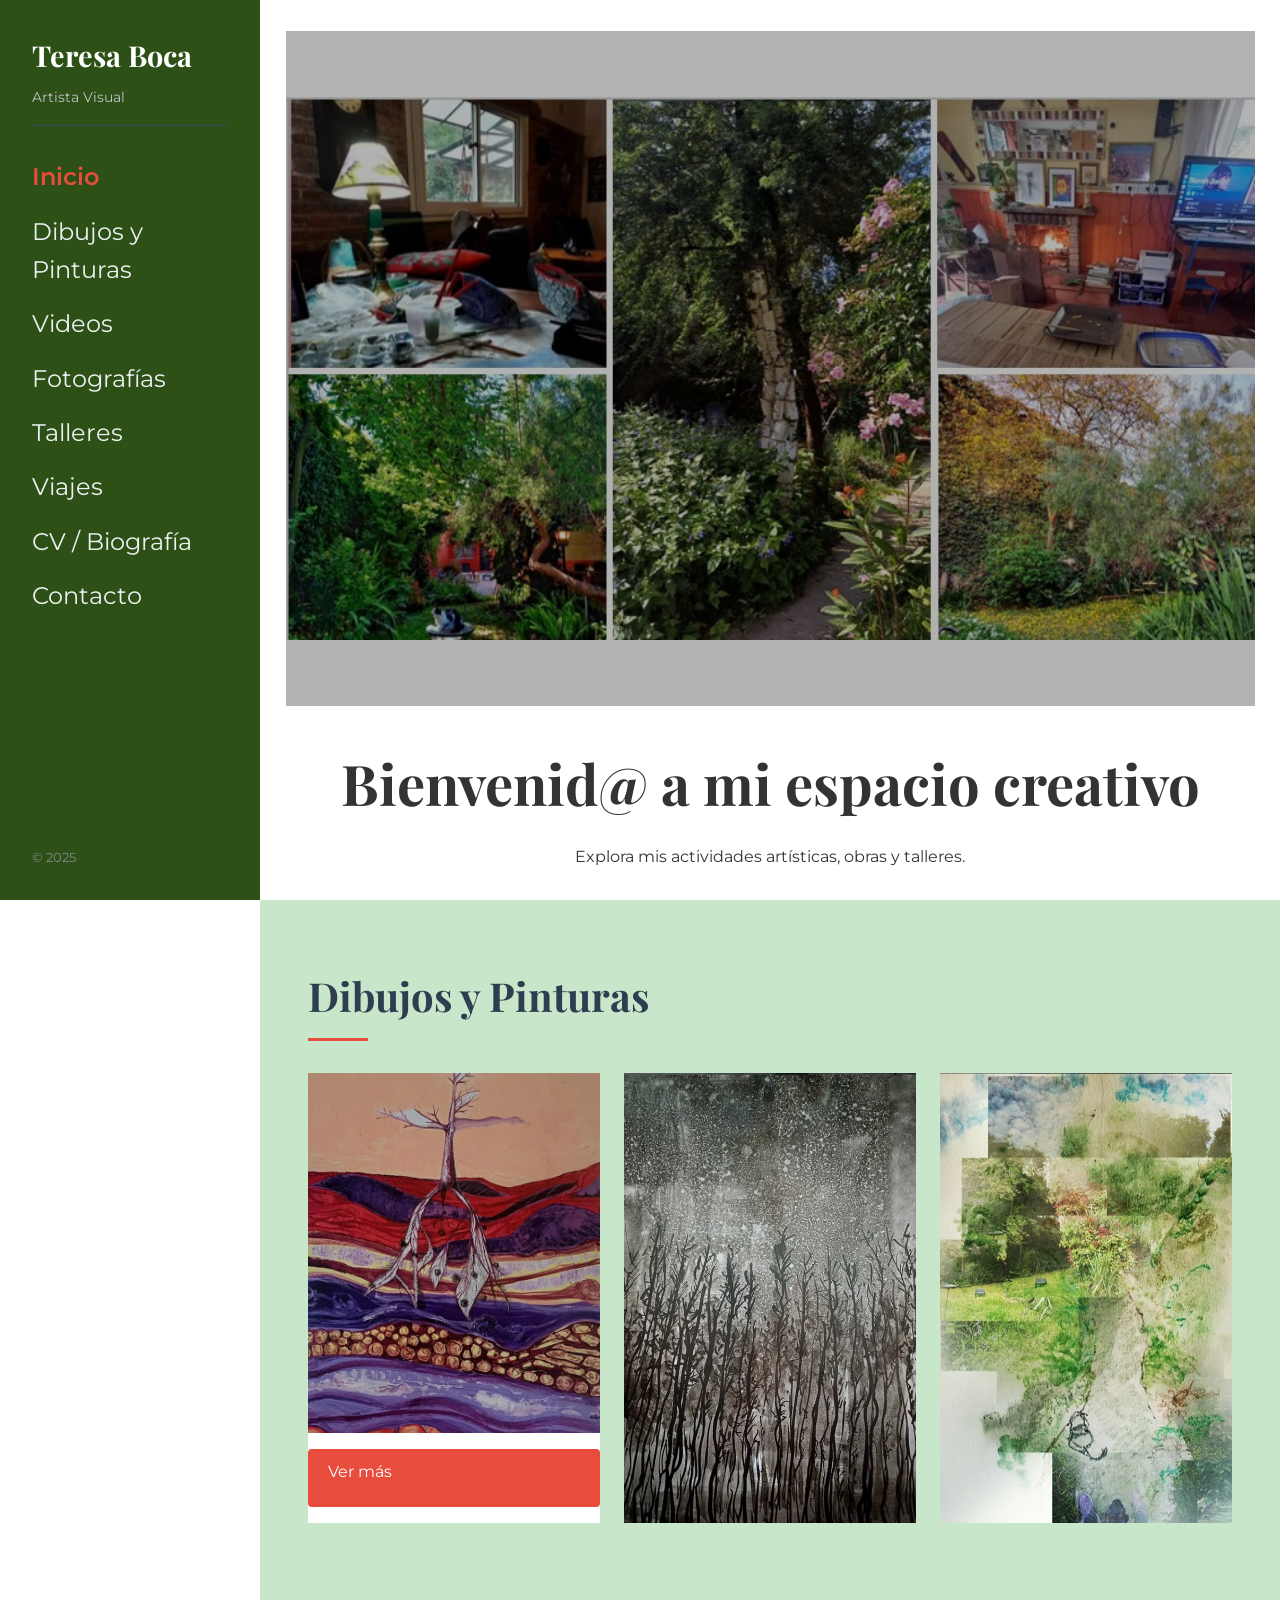
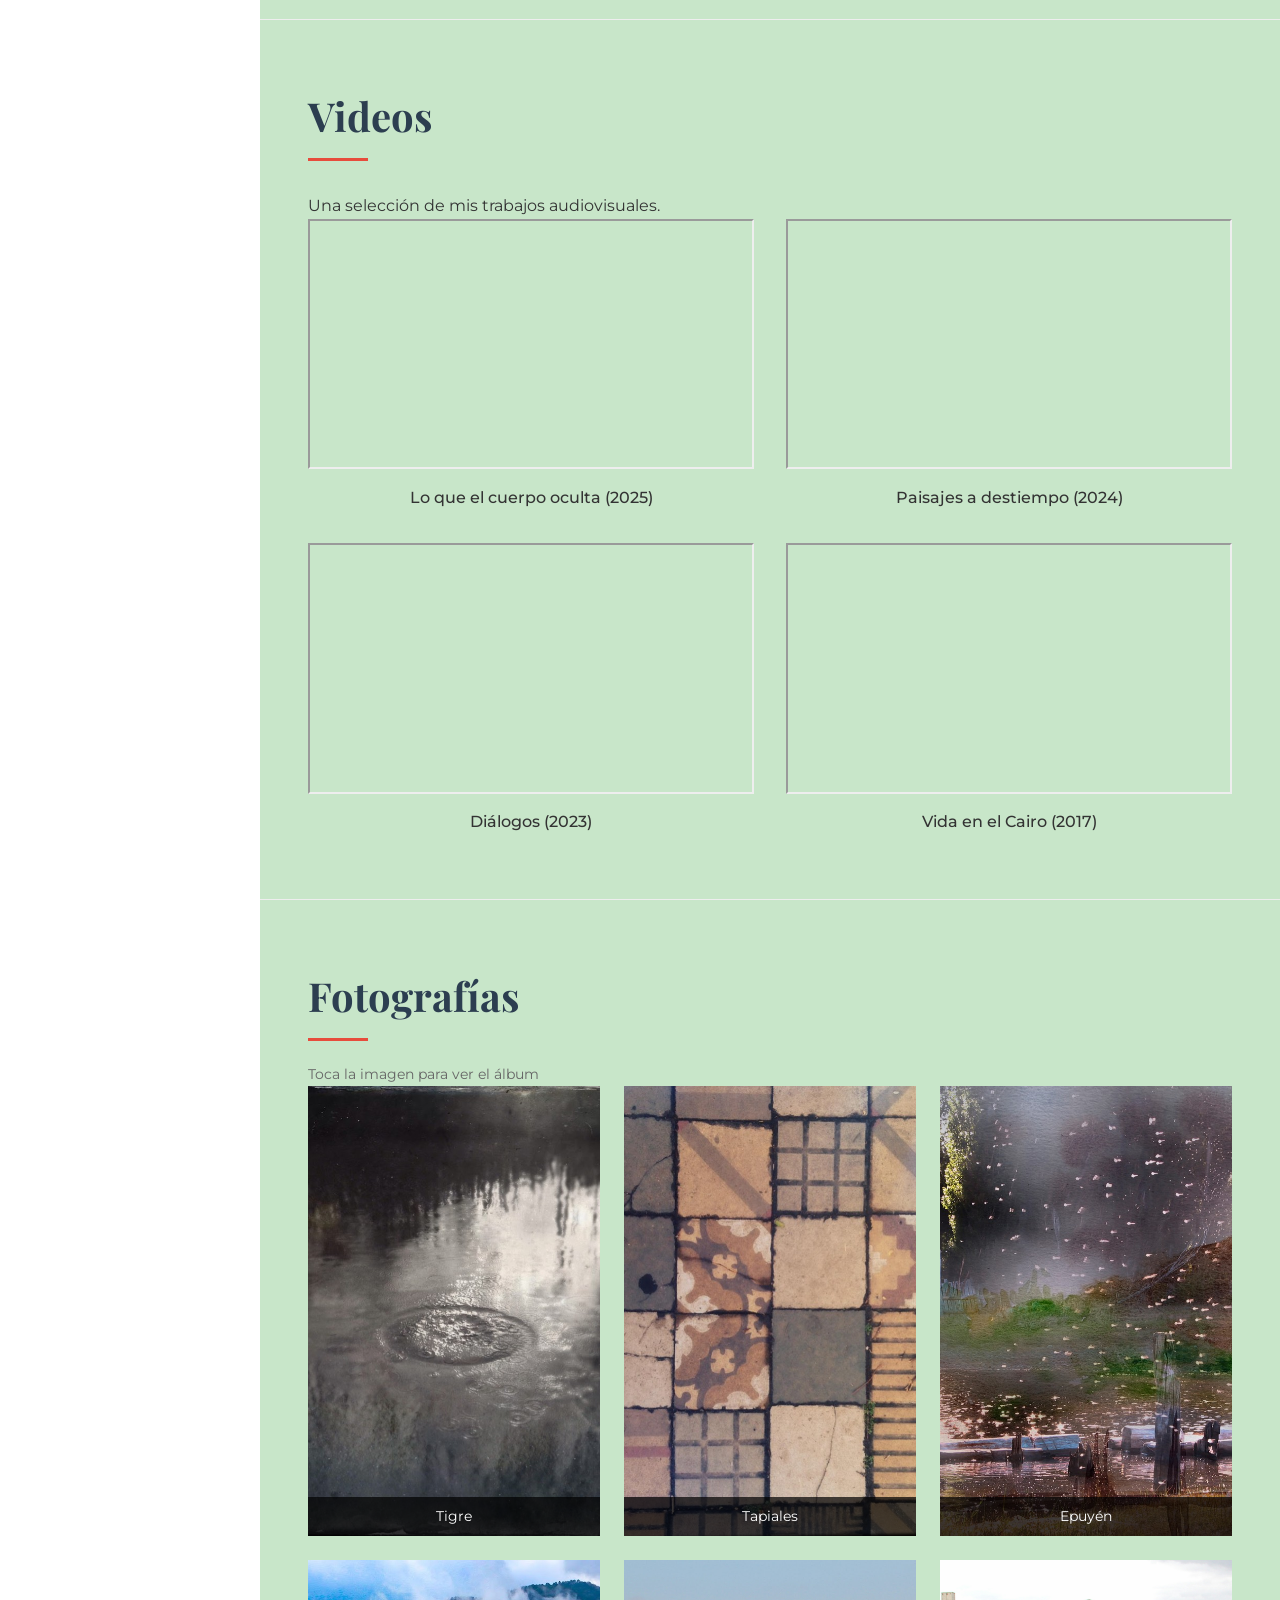
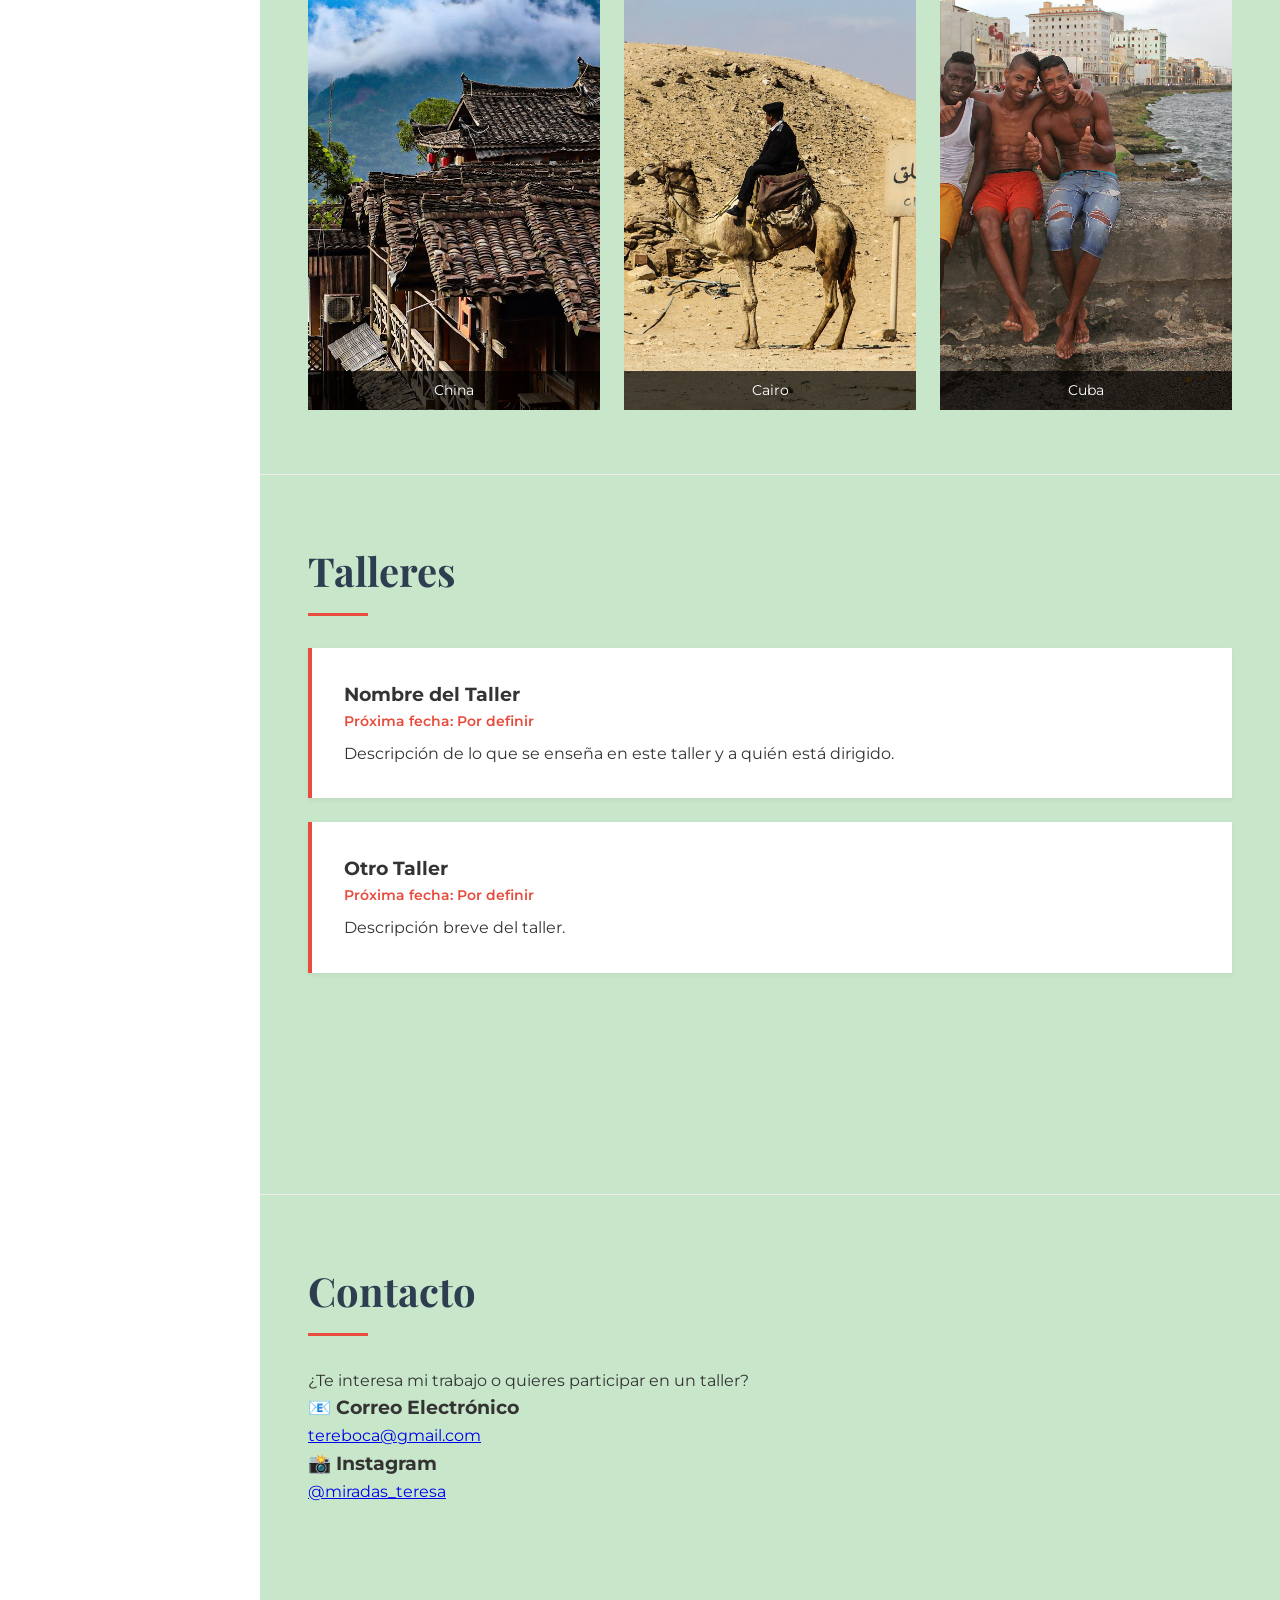
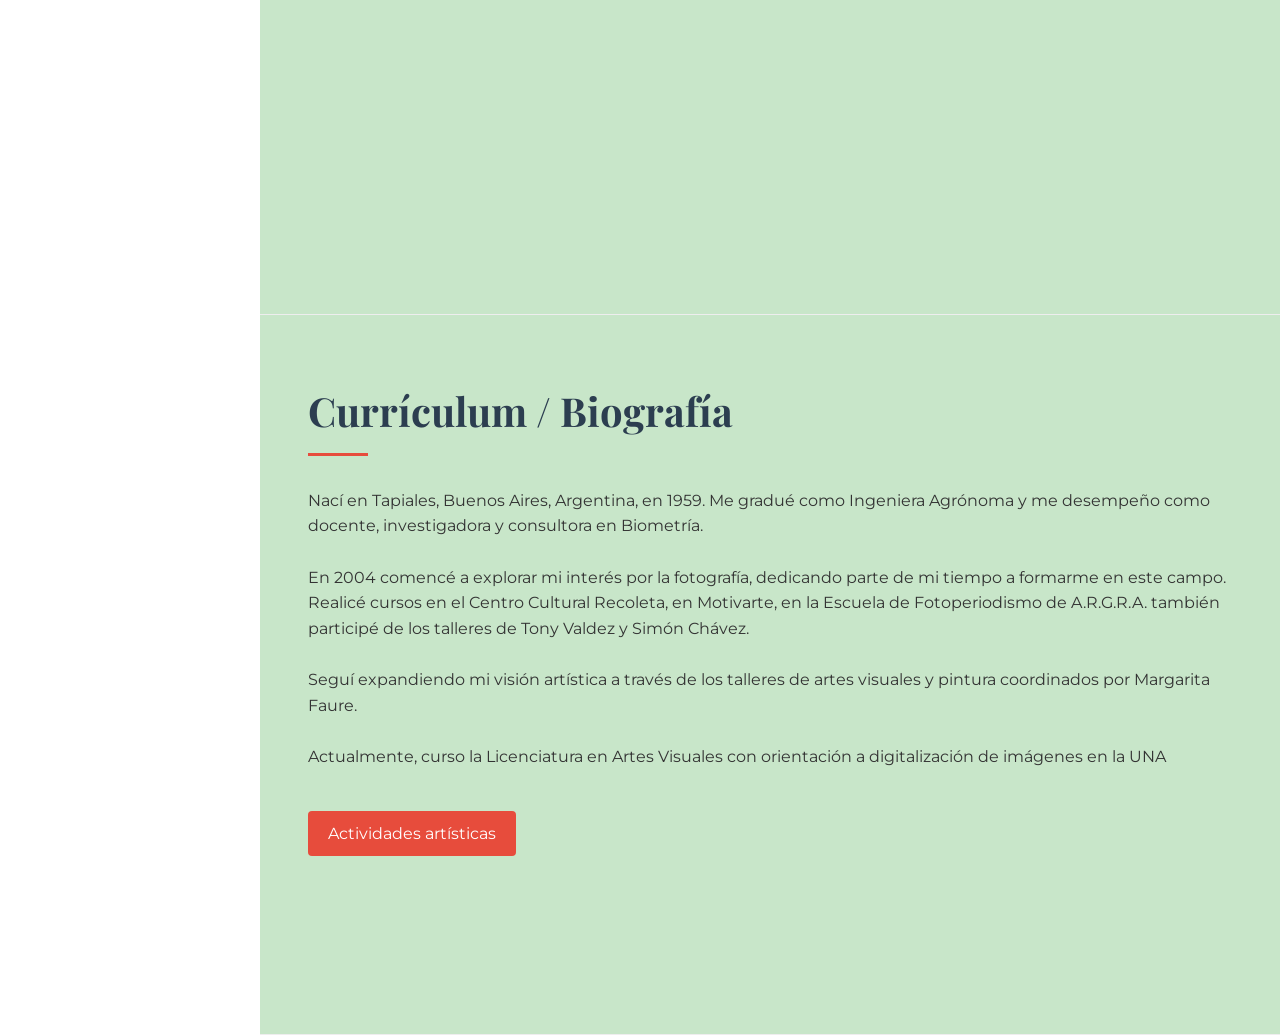
<file: index.html>
<!DOCTYPE html>
<html lang="es">
<head>
    <meta charset="UTF-8">
    <meta name="viewport" content="width=device-width, initial-scale=1.0">
    <meta name="referrer" content="strict-origin-when-cross-origin">
    <title>Teresa Boca</title>
    <link rel="stylesheet" href="style.css">
    <link href="https://fonts.googleapis.com/css2?family=Montserrat:wght@300;400;600&family=Playfair+Display:wght@400;700&display=swap" rel="stylesheet">
</head>
<body>

    <!-- Menú Lateral -->
    <nav class="sidebar">
        <div class="profile-header">
            <h1>Teresa Boca</h1>
            <p>Artista Visual</p>
        </div>
        <ul class="menu">
            <li><a href="#inicio" class="active">Inicio</a></li>
            <li><a href="#dibujos">Dibujos y Pinturas</a></li>
            <li><a href="#videos">Videos</a></li>
            <li><a href="#fotografia">Fotografías</a></li>
            <li><a href="#talleres">Talleres</a></li>
            <li><a href="viajes.html">Viajes</a></li>
            <li><a href="#cv">CV / Biografía</a></li>
            <li><a href="#contacto">Contacto</a></li>
        </ul>
        <div class="social-links">
            <!-- Aquí podrías poner iconos de redes sociales en el futuro -->
            <p>&copy; 2025</p>
        </div>
    </nav>

    <!-- Contenido Principal -->
    <main class="content">
        
        <section id="inicio" class="hero">
            <div class="hero-text">
                <h2>Bienvenid@ a mi espacio creativo</h2>
                <p>Explora mis actividades artísticas, obras y talleres.</p>
            </div>
        </section>

        <section id="dibujos" class="section">
            <h2>Dibujos y Pinturas</h2>
            <div class="gallery-grid">
                <div class="gallery-item" style="height: auto; background: white; justify-content: flex-start; padding-bottom: 1rem;">
                    <img src="capas.jpg" alt="Capas" style="width: 100%; height: 360px; object-fit: cover;">
                    <a href="pinturas.html" class="btn">Ver más</a>
                </div>
                <div class="gallery-item">
                    <img src="estrellas.jpg" alt="Estrellas" style="width: 100%; height: 100%; object-fit: cover;">
                </div>
                <div class="gallery-item">
                    <img src="jardin.jpg" alt="Jardín" style="width: 100%; height: 100%; object-fit: cover;">
                </div>
            </div>
        </section>

        <section id="videos" class="section">
            <h2>Videos</h2>
            <p>Una selección de mis trabajos audiovisuales.</p>
            <p class="video-help" id="video-help" hidden>
                Si aparece el error 153, abre este sitio con un servidor local (por ejemplo, Live Server en VS Code) en lugar de abrir el archivo directamente.
            </p>
            <div class="video-grid">
                <!-- Ejemplo de contenedor de video -->
                <div class="video-item">
                    <iframe width="560" height="315" src="https://www.youtube-nocookie.com/embed/Gw_dpTGBpFw?rel=0&modestbranding=1" title="Lo que el cuerpo oculta (2025)" referrerpolicy="strict-origin-when-cross-origin" loading="lazy" allow="accelerometer; autoplay; clipboard-write; encrypted-media; gyroscope; picture-in-picture; web-share" allowfullscreen></iframe>
                    <p>Lo que el cuerpo oculta (2025)</p>
                </div>
                <div class="video-item">
                    <iframe width="560" height="315" src="https://www.youtube-nocookie.com/embed/AO99citd2gs?rel=0&modestbranding=1" title="Paisajes a destiempo (2024)" referrerpolicy="strict-origin-when-cross-origin" loading="lazy" allow="accelerometer; autoplay; clipboard-write; encrypted-media; gyroscope; picture-in-picture; web-share" allowfullscreen></iframe>
                    <p>Paisajes a destiempo (2024)</p>
                </div>
                <div class="video-item">
                    <iframe width="560" height="315" src="https://www.youtube.com/embed/k5SHPFNXaIU?rel=0&modestbranding=1" title="Diálogos (2023)" loading="lazy" allow="accelerometer; autoplay; clipboard-write; encrypted-media; gyroscope; picture-in-picture; web-share" allowfullscreen></iframe>
                    <p>Diálogos (2023)</p>
                </div>
                <div class="video-item">
                    <iframe width="560" height="315" src="https://www.youtube.com/embed/OxsGY2cgdY4?rel=0&modestbranding=1" title="Vida en el Cairo (2017)" loading="lazy" allow="accelerometer; autoplay; clipboard-write; encrypted-media; gyroscope; picture-in-picture; web-share" allowfullscreen></iframe>
                    <p>Vida en el Cairo (2017)</p>
                </div>
            </div>
        </section>

        <section id="fotografia" class="section">
            <h2>Fotografías</h2>
            <p style="font-size: 0.9em; color: #666; margin-top: -10px;">Toca la imagen para ver el álbum</p>
            <div class="gallery-grid">
                <div class="gallery-item">
                    <a href="https://photos.google.com/share/AF1QipONMvfK5_b3--mmgUkPKMX7dz4gQtG212h02VXictfQvyeHUU75GQRWGy_p0rMPlA?key=Ql9JT2hlR0N3LTJ0QnBObkhkY2gwMk1jbGVzbUx3" target="_blank">
                        <img src="fototigre.jpg" alt="Álbum de Fotos" style="width: 100%; height: 100%; object-fit: cover;">
                    </a>
                    <p class="gallery-caption">Tigre</p>
                </div>
                <div class="gallery-item">
                    <a href="https://photos.app.goo.gl/846HfZrXQRpavZFVA" target="_blank">
                        <img src="fototapiales.jpg" alt="Álbum de Fotos" style="width: 100%; height: 100%; object-fit: cover;">
                    </a>
                    <p class="gallery-caption">Tapiales</p>
                </div>
                <div class="gallery-item">
                    <a href="https://photos.app.goo.gl/JRrtyNjYTvs4pbEW6" target="_blank">
                        <img src="Epuyen.jpg" alt="Álbum de Fotos" style="width: 100%; height: 100%; object-fit: cover;">
                    </a>
                    <p class="gallery-caption">Epuyén</p>
                </div>
                <div class="gallery-item">
                    <a href="https://photos.app.goo.gl/YjdDmfUFn3sEa4dJ7" target="_blank">
                        <img src="china.jpg" alt="Álbum de Fotos" style="width: 100%; height: 100%; object-fit: cover;">
                    </a>
                    <p class="gallery-caption">China</p>
                </div>
                <div class="gallery-item">
                    <a href="https://goo.gl/photos/M2fogBvaviy1L7qe9" target="_blank">
                        <img src="cairo.jpg" alt="Álbum de Fotos" style="width: 100%; height: 100%; object-fit: cover;">
                    </a>
                    <p class="gallery-caption">Cairo</p>
                </div>
                <div class="gallery-item">
                    <a href="https://photos.app.goo.gl/t9qfx2DXaEDo14ox9" target="_blank">
                        <img src="cuba.jpg" alt="Álbum de Fotos" style="width: 100%; height: 100%; object-fit: cover;">
                    </a>
                    <p class="gallery-caption">Cuba</p>
                </div>
            </div>
        </section>

        <section id="talleres" class="section">
            <h2>Talleres</h2>
            <div class="workshops-list">
                <article class="workshop-card">
                    <h3>Nombre del Taller</h3>
                    <p class="date">Próxima fecha: Por definir</p>
                    <p>Descripción de lo que se enseña en este taller y a quién está dirigido.</p>
                </article>
                <article class="workshop-card">
                    <h3>Otro Taller</h3>
                    <p class="date">Próxima fecha: Por definir</p>
                    <p>Descripción breve del taller.</p>
                </article>
            </div>
        </section>

        <section id="contacto" class="section">
            <h2>Contacto</h2>
            <p>¿Te interesa mi trabajo o quieres participar en un taller?</p>
            <div class="contact-info">
                <div class="contact-item">
                    <h3>📧 Correo Electrónico</h3>
                    <p><a href="mailto:tereboca@gmail.com">tereboca@gmail.com</a></p>
                </div>
                <div class="contact-item">
                    <h3>📸 Instagram</h3>
                    <p><a href="https://www.instagram.com/miradas_teresa" target="_blank">@miradas_teresa</a></p>
                </div>
            </div>
        </section>

        <section id="cv" class="section">
            <h2>Currículum / Biografía</h2>
            <div class="cv-container">
                <p>Nací en Tapiales, Buenos Aires, Argentina, en 1959. Me gradué como Ingeniera Agrónoma y me desempeño como docente, investigadora y consultora en Biometría.</p>
                <br>
                <p>En 2004 comencé a explorar mi interés por la fotografía, dedicando parte de mi tiempo a formarme en este campo. Realicé cursos en el Centro Cultural Recoleta, en Motivarte, en la Escuela de Fotoperiodismo de A.R.G.R.A. también participé de los talleres de Tony Valdez y Simón Chávez.</p>
                <br>
                <p>Seguí expandiendo mi visión artística a través de los talleres de artes visuales y pintura coordinados por Margarita Faure.</p>
                <br>
                <p>Actualmente, curso la Licenciatura en Artes Visuales con orientación a digitalización de imágenes en la UNA</p>
                <br>
                <a href="antecedentes.html" class="btn" target="_blank">Actividades artísticas</a>
            </div>
        </section>

    </main>

    <script src="script.js"></script>
</body>
</html>
</file>
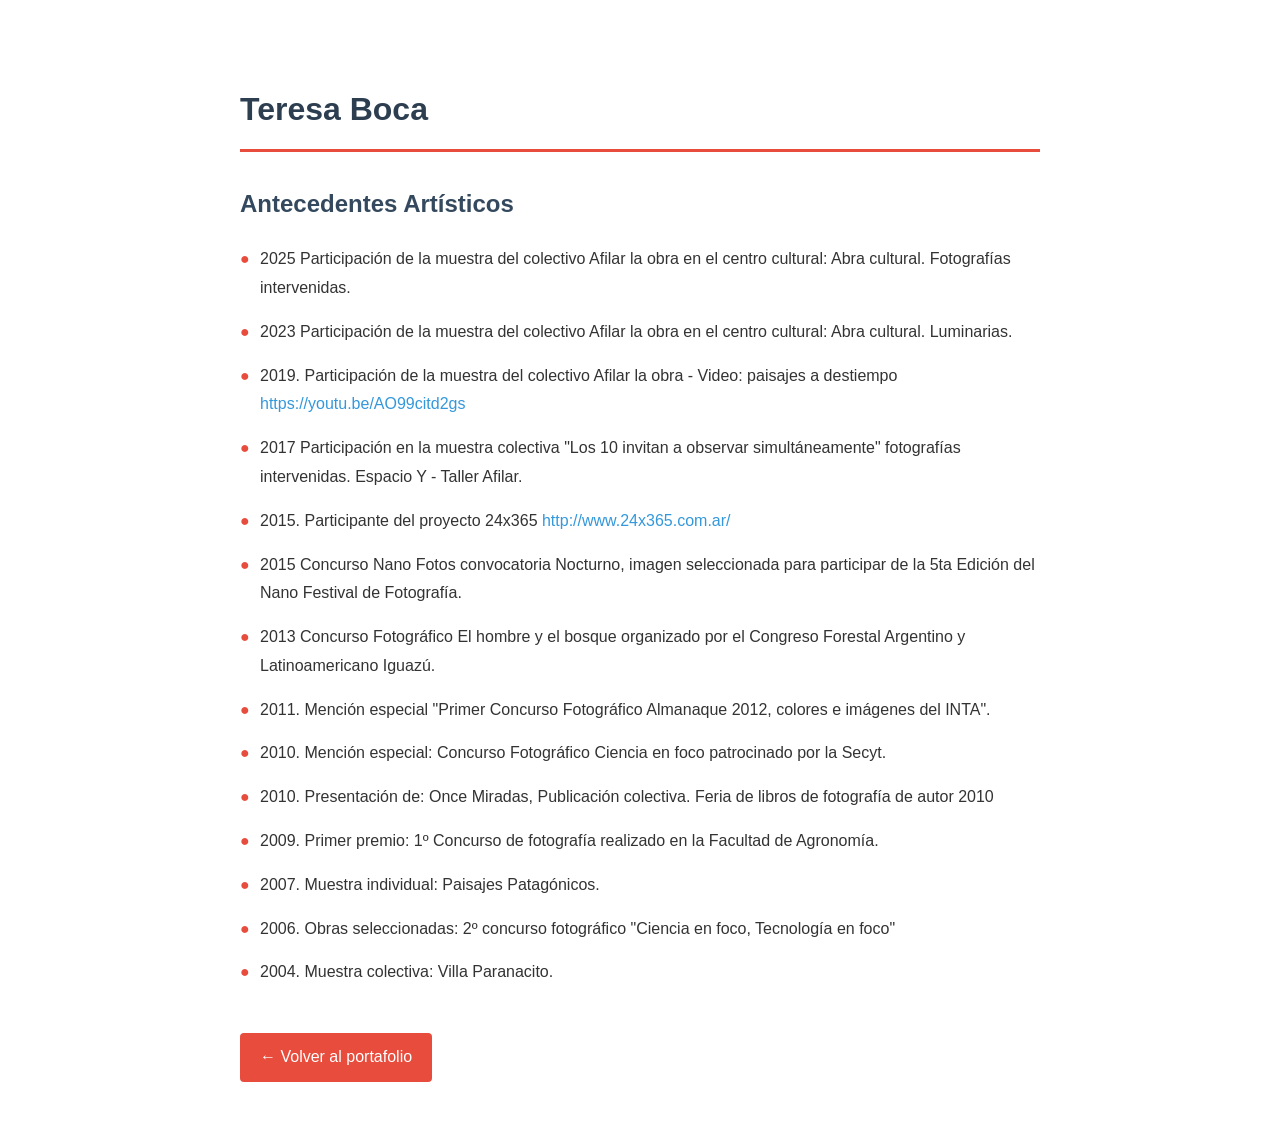
<file: antecedentes.html>
<!DOCTYPE html>
<html lang="es">
<head>
    <meta charset="UTF-8">
    <meta name="viewport" content="width=device-width, initial-scale=1.0">
    <title>Antecedentes - Teresa Boca</title>
    <style>
        body {
            font-family: 'Arial', sans-serif;
            max-width: 800px;
            margin: 40px auto;
            padding: 20px;
            line-height: 1.8;
            color: #333;
        }
        h1 {
            color: #2c3e50;
            border-bottom: 3px solid #e74c3c;
            padding-bottom: 10px;
        }
        h2 {
            color: #34495e;
            margin-top: 30px;
        }
        ul {
            list-style: none;
            padding-left: 0;
        }
        li {
            margin-bottom: 15px;
            padding-left: 20px;
            position: relative;
        }
        li::before {
            content: "●";
            color: #e74c3c;
            position: absolute;
            left: 0;
        }
        a {
            color: #3498db;
            text-decoration: none;
        }
        a:hover {
            text-decoration: underline;
        }
        .back-link {
            display: inline-block;
            margin-top: 30px;
            background: #e74c3c;
            color: white;
            padding: 10px 20px;
            border-radius: 4px;
            text-decoration: none;
        }
        .back-link:hover {
            background: #c0392b;
            text-decoration: none;
        }
    </style>
</head>
<body>
    <h1>Teresa Boca</h1>
    <h2>Antecedentes Artísticos</h2>
    
    <ul>
        <li>2025 Participación de la muestra del colectivo Afilar la obra en el centro cultural: Abra cultural. Fotografías intervenidas.</li>
        
        <li>2023 Participación de la muestra del colectivo Afilar la obra en el centro cultural: Abra cultural. Luminarias.</li>
        
        <li>2019. Participación de la muestra del colectivo Afilar la obra - Video: paisajes a destiempo <a href="https://youtu.be/AO99citd2gs" target="_blank">https://youtu.be/AO99citd2gs</a></li>
        
        <li>2017 Participación en la muestra colectiva "Los 10 invitan a observar simultáneamente" fotografías intervenidas. Espacio Y - Taller Afilar.</li>
        
        <li>2015. Participante del proyecto 24x365 <a href="http://www.24x365.com.ar/" target="_blank">http://www.24x365.com.ar/</a></li>
        
        <li>2015 Concurso Nano Fotos convocatoria Nocturno, imagen seleccionada para participar de la 5ta Edición del Nano Festival de Fotografía.</li>
        
        <li>2013 Concurso Fotográfico El hombre y el bosque organizado por el Congreso Forestal Argentino y Latinoamericano Iguazú.</li>
        
        <li>2011. Mención especial "Primer Concurso Fotográfico Almanaque 2012, colores e imágenes del INTA".</li>
        
        <li>2010. Mención especial: Concurso Fotográfico Ciencia en foco patrocinado por la Secyt.</li>
        
        <li>2010. Presentación de: Once Miradas, Publicación colectiva. Feria de libros de fotografía de autor 2010</li>
        
        <li>2009. Primer premio: 1º Concurso de fotografía realizado en la Facultad de Agronomía.</li>
        
        <li>2007. Muestra individual: Paisajes Patagónicos.</li>
        
        <li>2006. Obras seleccionadas: 2º concurso fotográfico "Ciencia en foco, Tecnología en foco"</li>
        
        <li>2004. Muestra colectiva: Villa Paranacito.</li>
    </ul>
    
    <a href="index.html" class="back-link">← Volver al portafolio</a>
</body>
</html>
</file>
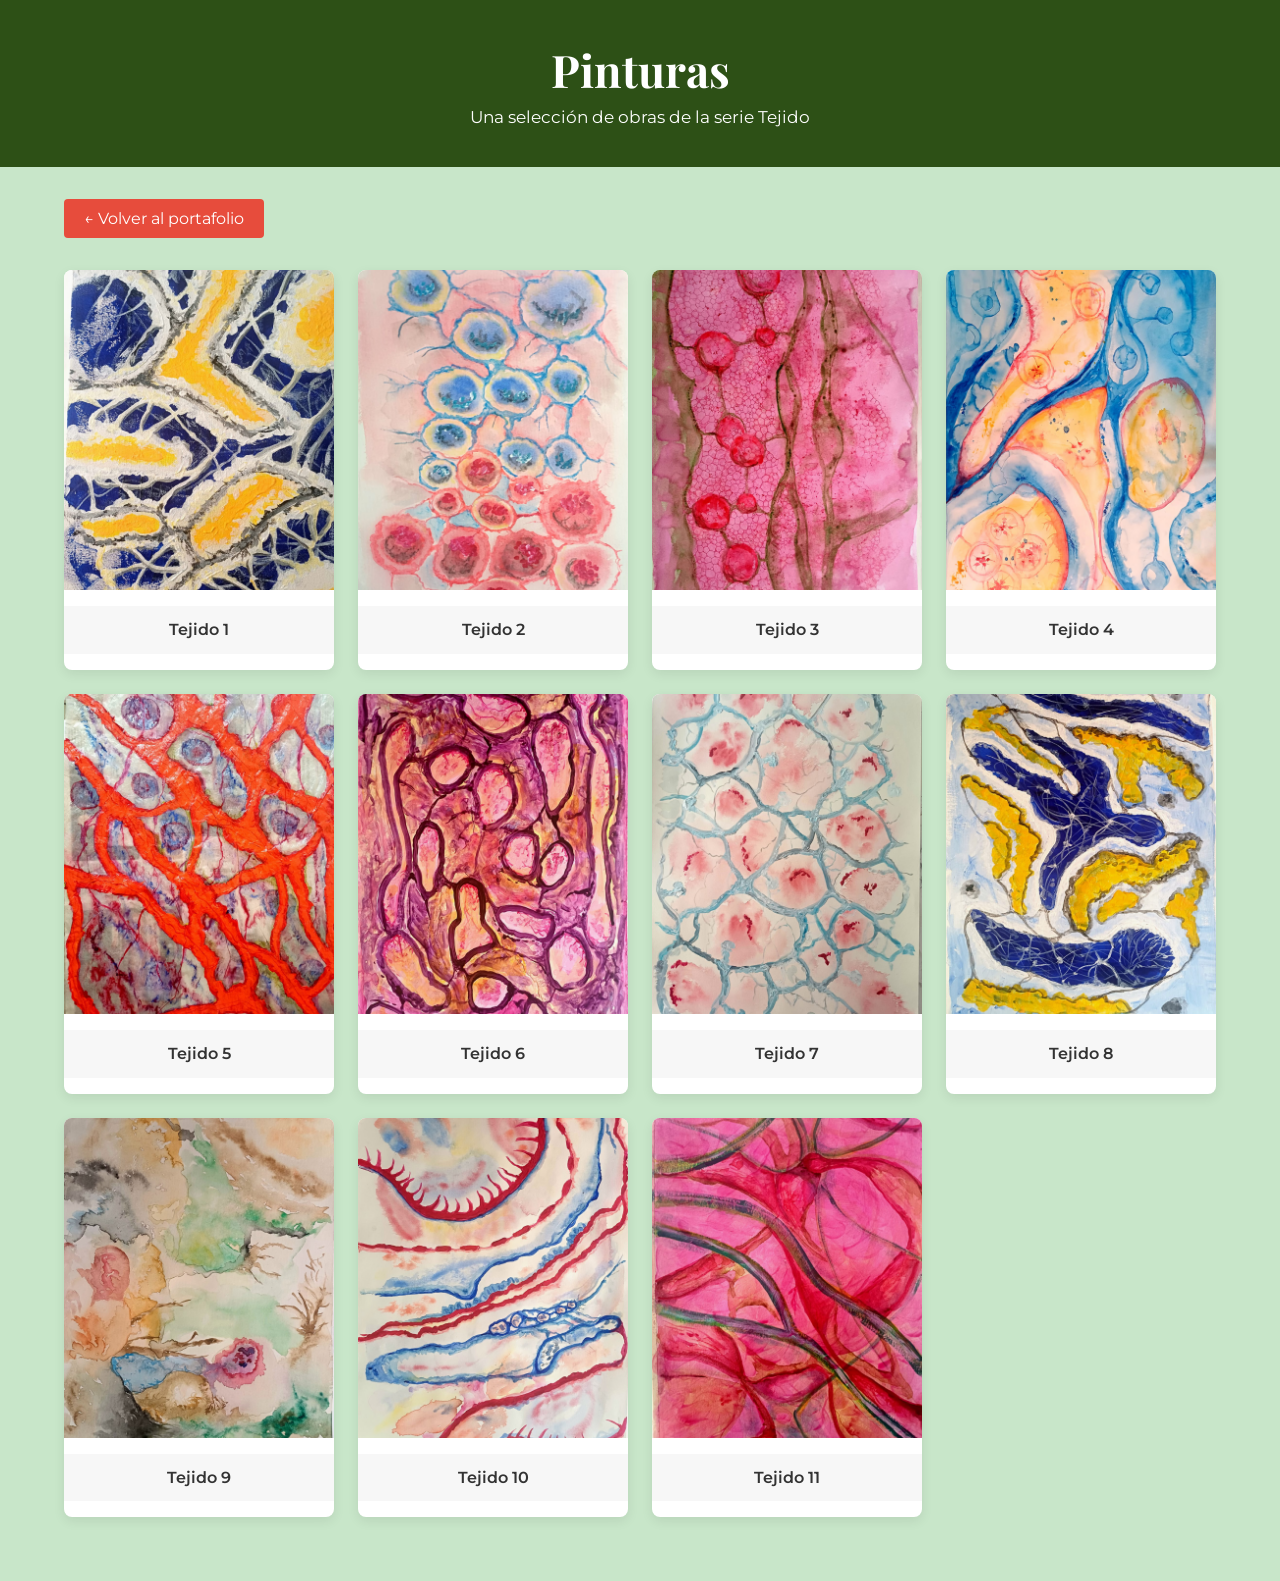
<file: pinturas.html>
<!DOCTYPE html>
<html lang="es">
<head>
    <meta charset="UTF-8">
    <meta name="viewport" content="width=device-width, initial-scale=1.0">
    <title>Pinturas - Teresa Boca</title>
    <link href="https://fonts.googleapis.com/css2?family=Montserrat:wght@300;400;600&family=Playfair+Display:wght@400;700&display=swap" rel="stylesheet">
    <style>
        * {
            box-sizing: border-box;
        }

        body {
            margin: 0;
            font-family: 'Montserrat', sans-serif;
            background: #c8e6c9;
            color: #333;
        }

        .header {
            background: #2d5016;
            color: white;
            padding: 2.5rem 1.5rem;
            text-align: center;
        }

        .header h1 {
            font-family: 'Playfair Display', serif;
            font-size: 2.8rem;
            margin: 0 0 0.5rem;
        }

        .header p {
            margin: 0;
            font-size: 1.05rem;
        }

        .page-content {
            max-width: 1200px;
            margin: 0 auto;
            padding: 2rem 1.5rem 4rem;
        }

        .back-link {
            display: inline-block;
            margin-bottom: 2rem;
            background: #e74c3c;
            color: white;
            padding: 10px 20px;
            border-radius: 4px;
            text-decoration: none;
            transition: background 0.3s;
        }

        .back-link:hover {
            background: #c0392b;
        }

        .gallery-grid {
            display: grid;
            grid-template-columns: repeat(auto-fit, minmax(240px, 1fr));
            gap: 1.5rem;
        }

        .gallery-item {
            background: white;
            border-radius: 8px;
            overflow: hidden;
            box-shadow: 0 4px 12px rgba(0, 0, 0, 0.08);
        }

        .gallery-item img {
            display: block;
            width: 100%;
            height: 320px;
            object-fit: cover;
        }

        .gallery-caption {
            padding: 0.9rem 1rem;
            text-align: center;
            font-weight: 600;
            background: #f7f7f7;
        }

        @media (max-width: 768px) {
            .header h1 {
                font-size: 2.2rem;
            }

            .gallery-item img {
                height: 260px;
            }
        }
    </style>
</head>
<body>
    <header class="header">
        <h1>Pinturas</h1>
        <p>Una selección de obras de la serie Tejido</p>
    </header>

    <main class="page-content">
        <a href="index.html" class="back-link">← Volver al portafolio</a>

        <div class="gallery-grid">
            <div class="gallery-item">
                <img src="pinturas/tejido (1).jpeg" alt="Pintura Tejido 1">
                <p class="gallery-caption">Tejido 1</p>
            </div>
            <div class="gallery-item">
                <img src="pinturas/tejido (2).jpeg" alt="Pintura Tejido 2">
                <p class="gallery-caption">Tejido 2</p>
            </div>
            <div class="gallery-item">
                <img src="pinturas/tejido (3).jpeg" alt="Pintura Tejido 3">
                <p class="gallery-caption">Tejido 3</p>
            </div>
            <div class="gallery-item">
                <img src="pinturas/tejido (4).jpeg" alt="Pintura Tejido 4">
                <p class="gallery-caption">Tejido 4</p>
            </div>
            <div class="gallery-item">
                <img src="pinturas/tejido (5).jpeg" alt="Pintura Tejido 5">
                <p class="gallery-caption">Tejido 5</p>
            </div>
            <div class="gallery-item">
                <img src="pinturas/tejido (6).jpeg" alt="Pintura Tejido 6">
                <p class="gallery-caption">Tejido 6</p>
            </div>
            <div class="gallery-item">
                <img src="pinturas/tejido (7).jpeg" alt="Pintura Tejido 7">
                <p class="gallery-caption">Tejido 7</p>
            </div>
            <div class="gallery-item">
                <img src="pinturas/tejido (8).jpeg" alt="Pintura Tejido 8">
                <p class="gallery-caption">Tejido 8</p>
            </div>
            <div class="gallery-item">
                <img src="pinturas/tejido (9).jpeg" alt="Pintura Tejido 9">
                <p class="gallery-caption">Tejido 9</p>
            </div>
            <div class="gallery-item">
                <img src="pinturas/tejido (10).jpeg" alt="Pintura Tejido 10">
                <p class="gallery-caption">Tejido 10</p>
            </div>
            <div class="gallery-item">
                <img src="pinturas/tejido (11).jpeg" alt="Pintura Tejido 11">
                <p class="gallery-caption">Tejido 11</p>
            </div>
        </div>
    </main>
</body>
</html>
</file>
<file: style.css>
/* Reset básico */
* {
    margin: 0;
    padding: 0;
    box-sizing: border-box;
}

body {
    font-family: 'Montserrat', sans-serif;
    color: #333;
    line-height: 1.6;
    display: flex;
    min-height: 100vh;
}

/* Estilos del Menú Lateral */
.sidebar {
    width: 260px;
    background-color: #2d5016; /* Verde oscuro */
    color: #fff;
    height: 100vh;
    position: fixed;
    top: 0;
    left: 0;
    display: flex;
    flex-direction: column;
    padding: 2rem;
    overflow-y: auto;
}

.profile-header h1 {
    font-family: 'Playfair Display', serif;
    font-size: 1.8rem;
    margin-bottom: 0.5rem;
}

.profile-header p {
    font-size: 0.9rem;
    color: #bdc3c7;
    margin-bottom: 2rem;
    border-bottom: 1px solid #34495e;
    padding-bottom: 1rem;
}

.menu {
    list-style: none;
    flex-grow: 1;
}

.menu li {
    margin-bottom: 1rem;
}

.menu a {
    text-decoration: none;
    color: #ecf0f1;
    font-size: 1.5rem;
    transition: color 0.3s;
    display: block;
}

.menu a:hover, .menu a.active {
    color: #e74c3c; /* Color de acento */
    font-weight: 600;
}

.social-links {
    margin-top: 2rem;
    font-size: 0.8rem;
    color: #7f8c8d;
}

/* Contenido Principal */
.content {
    margin-left: 260px; /* Mismo ancho que el sidebar */
    flex: 1;
    background-color: #c8e6c9;
}

/* Secciones */
.section {
    padding: 4rem 3rem;
    min-height: 80vh; /* Para que cada sección ocupe espacio */
    border-bottom: 1px solid #eee;
}

.section h2 {
    font-family: 'Playfair Display', serif;
    font-size: 2.5rem;
    margin-bottom: 2rem;
    color: #2c3e50;
    position: relative;
}

.section h2::after {
    content: '';
    display: block;
    width: 60px;
    height: 3px;
    background: #e74c3c;
    margin-top: 10px;
}

/* Hero Section (Inicio) */
.hero {
    height: 100vh;
    background-color: #ffffff;
    display: flex;
    flex-direction: column;
    align-items: center;
    justify-content: center;
    color: #333;
    text-align: center;
    gap: 2rem;
}

.hero::before {
    content: '';
    width: 95%;
    max-width: 1400px;
    height: 75vh;
    background: linear-gradient(rgba(0,0,0,0.3), rgba(0,0,0,0.3)), url('miespacio.jpg');
    background-size: contain;
    background-position: center;
    background-repeat: no-repeat;
    display: block;
}

.hero-text h2 {
    font-family: 'Playfair Display', serif;
    font-size: 3.5rem;
    margin-bottom: 1rem;
}

/* Estilos Específicos */

/* Botones */
.btn {
    display: inline-block;
    background: #e74c3c;
    color: white;
    padding: 10px 20px;
    text-decoration: none;
    border-radius: 4px;
    margin-top: 1rem;
    border: none;
    cursor: pointer;
    font-size: 1rem;
    transition: background 0.3s;
}

.btn:hover {
    background: #c0392b;
}

/* Videos */
.video-grid {
    display: grid;
    grid-template-columns: repeat(2, 1fr);
    gap: 2rem;
}

.video-item {
    width: 100%;
}

.video-item iframe {
    width: 100%;
    height: auto;
    aspect-ratio: 16/9;
}

.video-item p {
    margin-top: 0.5rem;
    text-align: center;
    font-weight: 500;
}

.video-help {
    margin: 0.8rem 0 1.5rem;
    padding: 0.75rem 1rem;
    border-left: 4px solid #e74c3c;
    background: #fff8f7;
    color: #7f2d20;
    border-radius: 4px;
    font-size: 0.95rem;
}

.video-placeholder {
    background: #ddd;
    height: 200px;
    display: flex;
    align-items: center;
    justify-content: center;
    color: #777;
    margin-bottom: 0.5rem;
}

/* Galerías (Fotos y Dibujos) */
.gallery-grid {
    display: grid;
    grid-template-columns: repeat(auto-fill, minmax(250px, 1fr));
    gap: 1.5rem;
}

.gallery-item {
    background: #e0e0e0;
    height: 450px;
    display: flex;
    align-items: center;
    justify-content: center;
    color: #777;
    transition: transform 0.3s;
    overflow: hidden;
    flex-direction: column;
    position: relative;
}

.gallery-item a {
    width: 100%;
    height: 100%;
    display: block;
}

.gallery-item img {
    width: 100%;
    height: 100%;
    object-fit: cover;
    display: block;
}

.gallery-caption {
    position: absolute;
    bottom: 0;
    left: 0;
    right: 0;
    background: rgba(0, 0, 0, 0.7);
    color: white;
    padding: 0.5rem;
    text-align: center;
    margin: 0;
    font-size: 0.9rem;
}

.gallery-item:hover {
    transform: scale(1.02);
    box-shadow: 0 4px 10px rgba(0,0,0,0.1);
}

/* Talleres */
.workshop-card {
    background: white;
    padding: 2rem;
    margin-bottom: 1.5rem;
    box-shadow: 0 2px 5px rgba(0,0,0,0.05);
    border-left: 4px solid #e74c3c;
}

.workshop-card .date {
    color: #e74c3c;
    font-weight: 600;
    font-size: 0.9rem;
    margin-bottom: 0.5rem;
}

/* Contact Form */
.contact-form {
    max-width: 500px;
    display: flex;
    flex-direction: column;
    gap: 1rem;
}

.contact-form input, 
.contact-form textarea {
    padding: 10px;
    border: 1px solid #ccc;
    border-radius: 4px;
    font-family: 'Montserrat', sans-serif;
}

/* Responsive (Móvil) */
@media (max-width: 768px) {
    body {
        flex-direction: column;
    }

    .sidebar {
        width: 100%;
        height: auto;
        position: relative;
        padding: 1rem;
    }

    .content {
        margin-left: 0;
    }

    .hero-text h2 {
        font-size: 2.5rem;
    }
}
</file>
